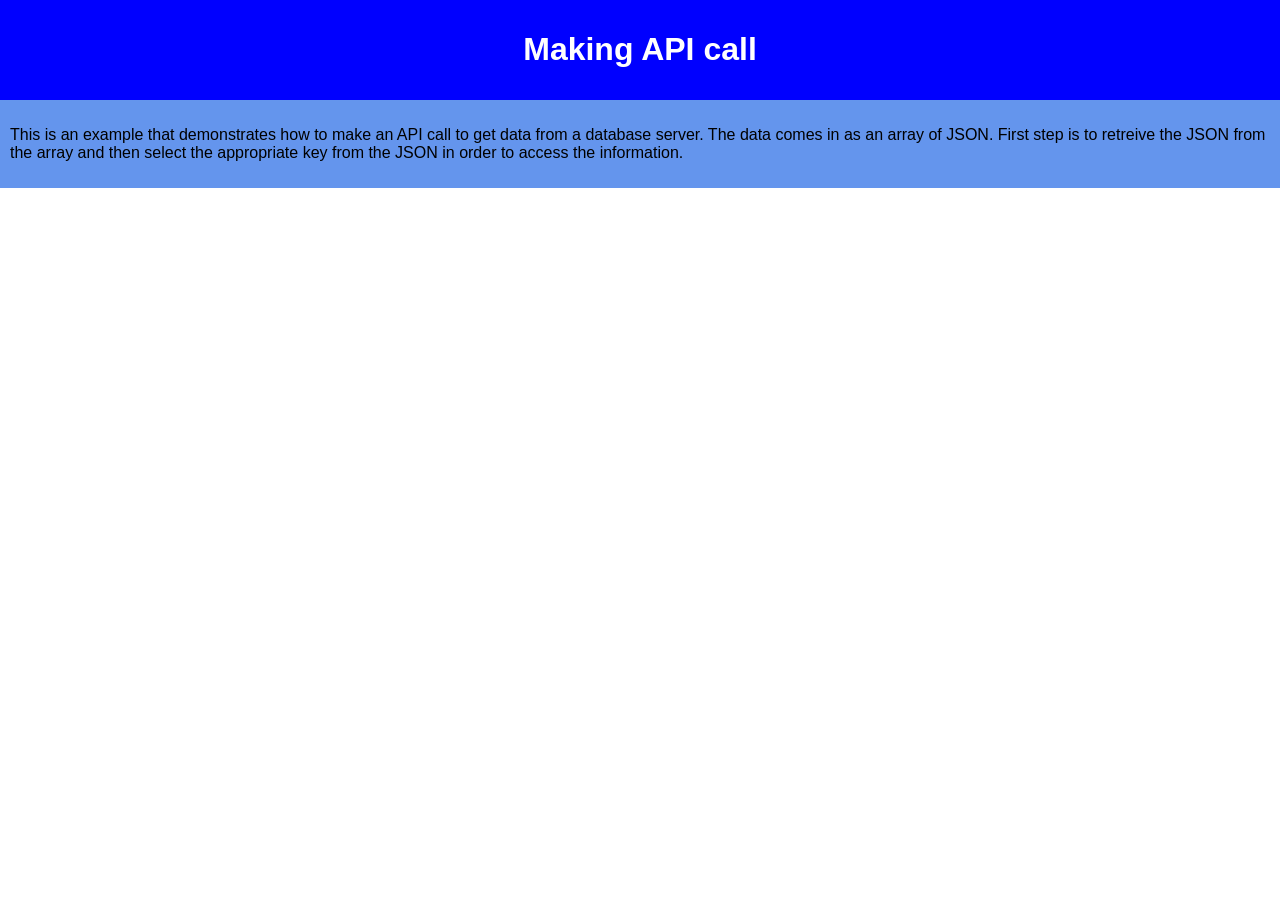
<file: Lesson48DiscussionSolution/index.html>
<!DOCTYPE html>
<html>
  <head>
    <meta charset="utf-8">
    <meta name="viewport" content="width=device-width">
    <title>repl.it</title>
    <link href="style.css" rel="stylesheet" type="text/css" />
    <!-- We need to import JQUERY Library to make the api call-->
    <script src="https://ajax.googleapis.com/ajax/libs/jquery/3.6.0/jquery.min.js"></script>

    <script src="script.js"></script>
   </head>
  <body id="body" onload="init()">
    <div id="banner" class="container center">
      <h1> Making API call  </h1>
    </div>
    <div class="container subbanner">
      <div>
        <p>This is an example that demonstrates how to make an API call to get data from a database server.  The data comes in as an array of JSON. First step is to retreive the JSON from the array and then select the appropriate key from the JSON in order to access the information. </p>
      </div>
    </div>
      
  </body>
</html>
</file>
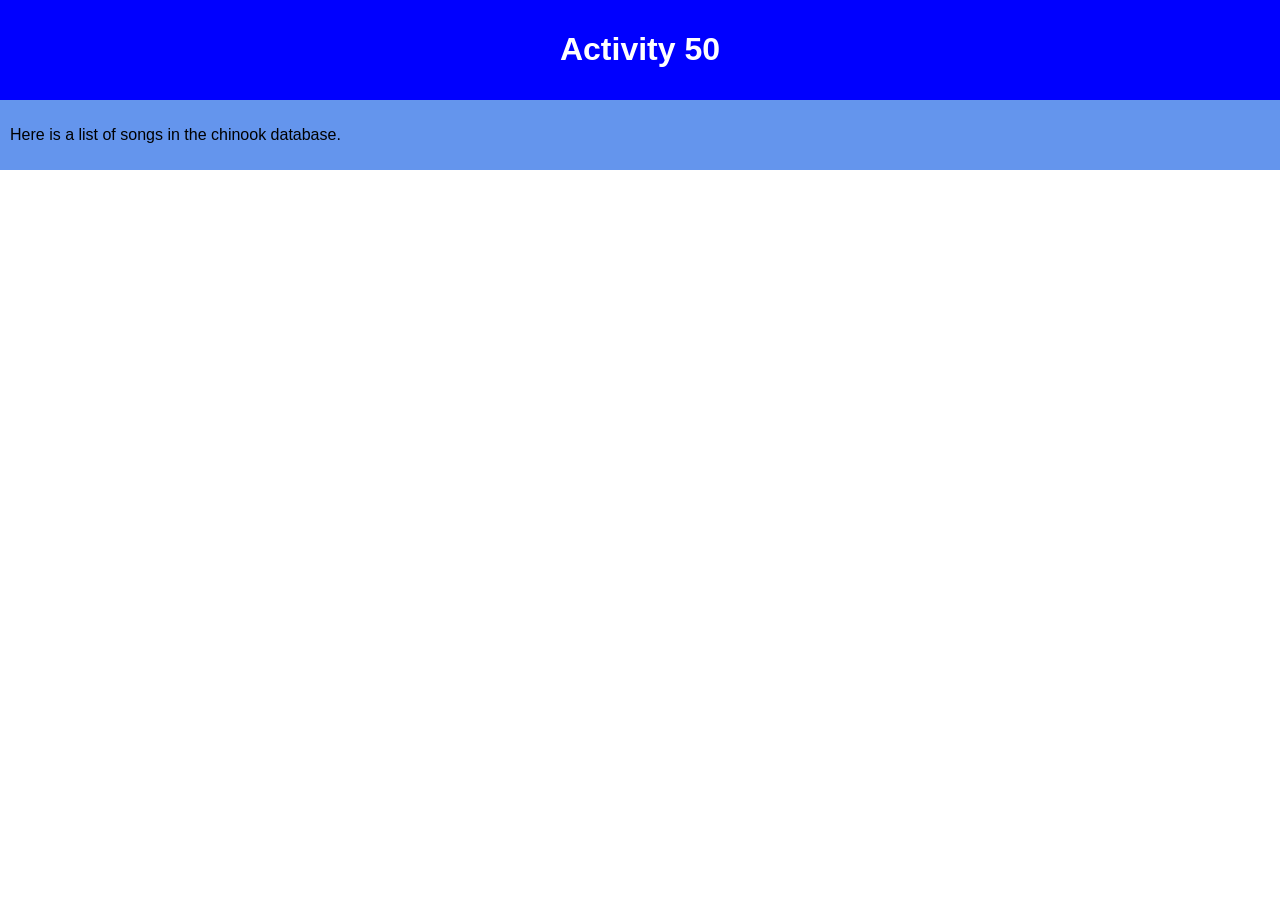
<file: Lesson50ActivityWebsite/index.html>
<!DOCTYPE html>
<html>
  <head>
    <meta charset="utf-8">
    <meta name="viewport" content="width=device-width">
    <title>repl.it</title>
    <link href="style.css" rel="stylesheet" type="text/css" />
    <!-- We need to import JQUERY Library to make the api call-->
    <script src="https://fictional-goldfish-7v467g9pj77wcwwxw-8500.app.github.dev/"></script>

    <script src="script.js"></script>
   </head>
  <body id="body" onload="init()">
    <div id="banner" class="container center">
      <h1> Activity 50 </h1>
    </div>
    <div class="container subbanner">
      <div>
        <p> Here is a list of songs in the chinook database.
        </p>
      </div>
    </div>
  <!-- Create a container to display results -->
  <div id='output'></div>
      
      
  </body>
</html>
</file>
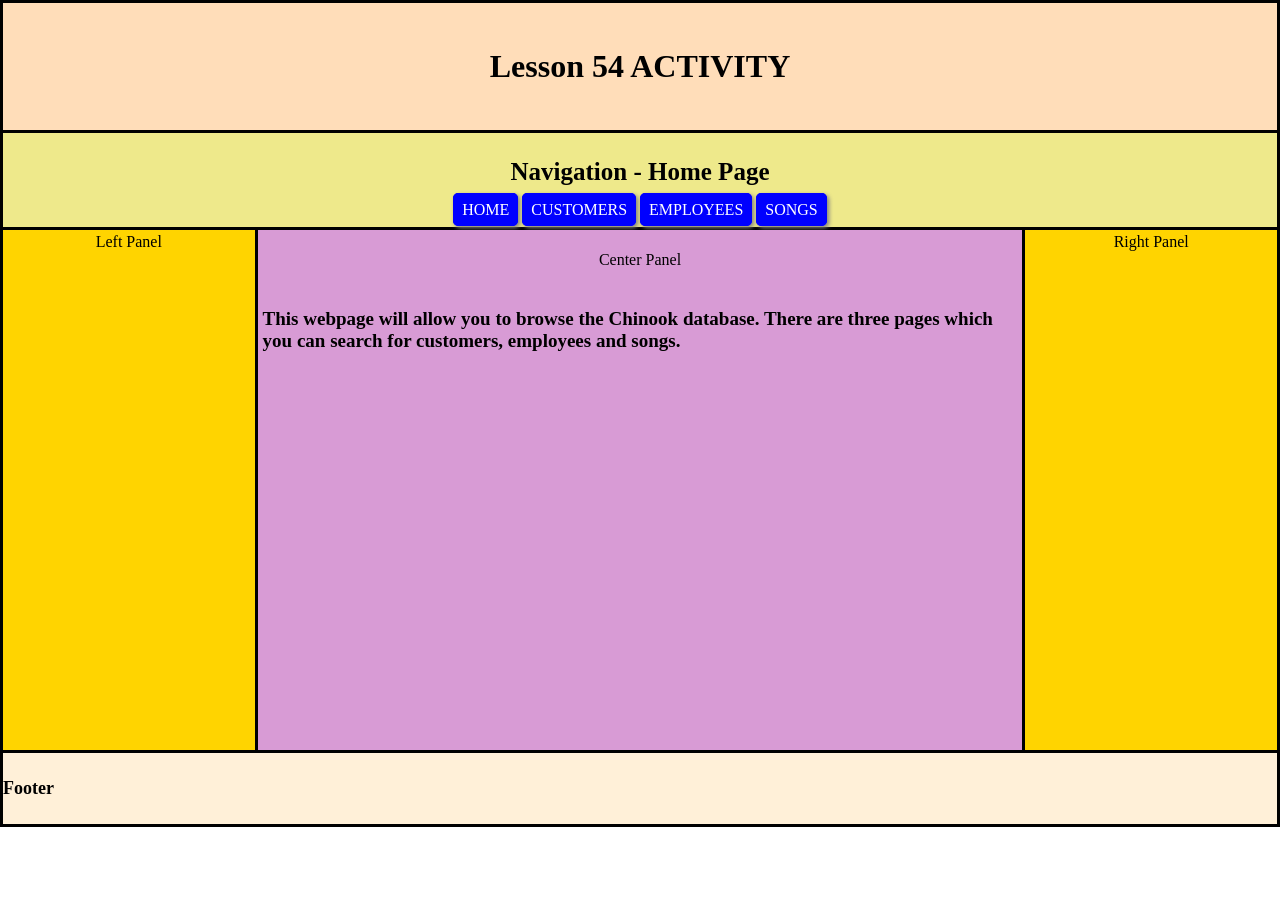
<file: Lesson54Activity/index.html>
<!DOCTYPE html>
<html>
<head>
  <title>Lesson 54 Activity</title>
  <link href="style.css" rel="stylesheet" type="text/css" />
</head>
<body>
  <div class="header">
    <h1>Lesson 54 ACTIVITY</h1>
  </div>
  <div class="nav">
    <h2>Navigation - Home Page</h2>
    <a href="index.html">HOME</a>
    <a href="customers.html">CUSTOMERS</a>
    <a href="employees.html">EMPLOYEES</a>
    <a href="songs.html">SONGS</a>
  </div>
  <div class="main">
    <div class="left"><p>Left Panel</p></div>
    <div class="center">
      <p>Center Panel</p>
      <p class="homeText">This webpage will allow you to browse the Chinook database. There are three pages which you can search for customers, employees and songs.</p>
    </div>
    <div class="right"><p>Right Panel</p></div>
  </div>
  <div class="footer">Footer</div>
</body>
</html>
</file>
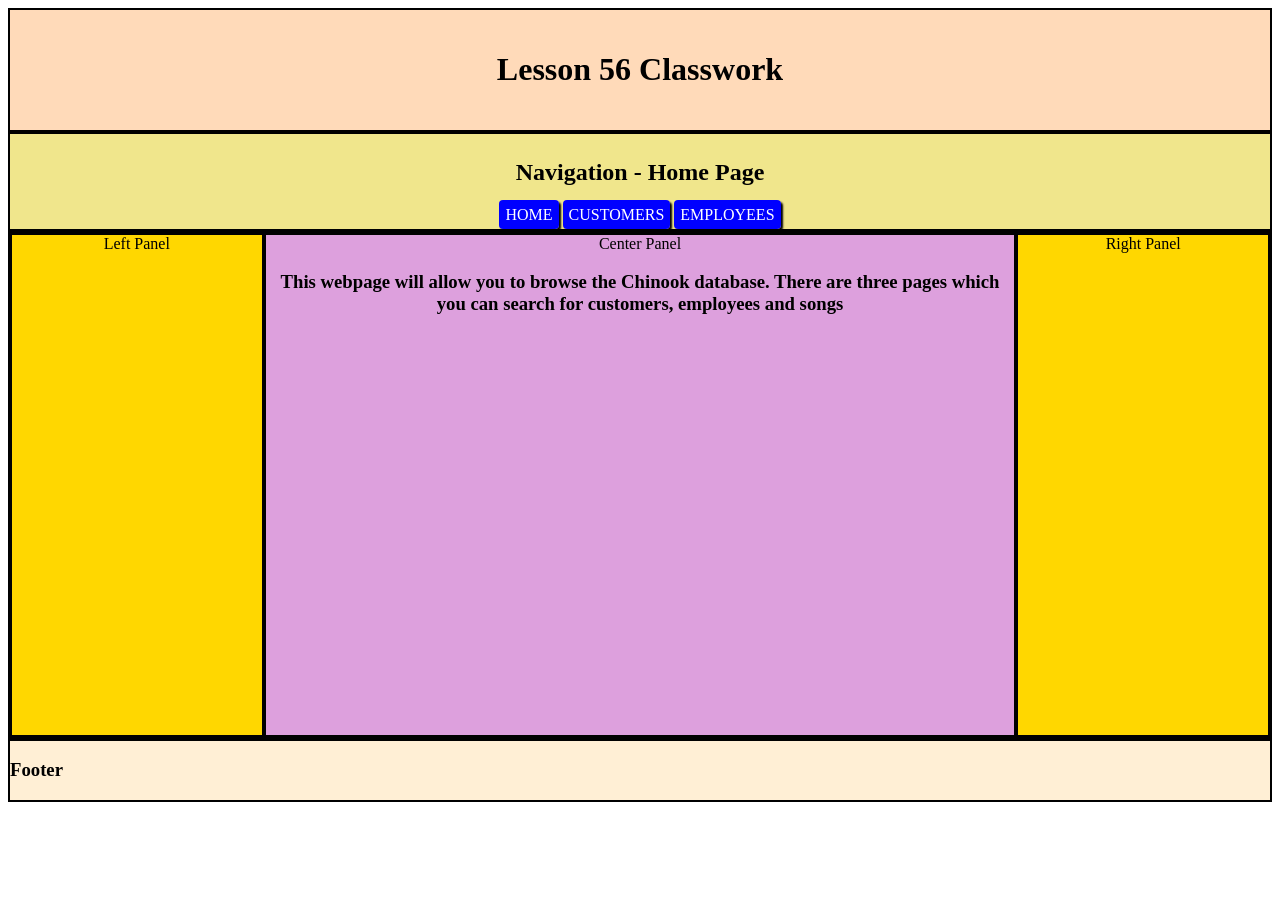
<file: Lesson56Classwork/index.html>
<!DOCTYPE html>
<html>
  <head>
    <title>repl.it</title>
    <link href="style.css" rel="stylesheet" type="text/css" />

    <!-- import the script.js file -->
    <!-- We need to import JQUERY Library to make the api call-->
    
    <link href="components.css" rel="stylesheet" type="text/css" />
    <script src="components.js"></script>
    <script src="https://ajax.googleapis.com/ajax/libs/jquery/3.6.0/jquery.min.js"></script>
    <script src="script.js"></script>

  </head>
  
  <!-- Call the int function when website loads -->
  <body>
    <div>
      <!--  Header or Banner -->
      <div id="header">
        <h1> Lesson 56 Classwork</h1>
      </div>
      <!--  nav bar -->
      <nav id='nav'>
        <h2>Navigation - Home Page</h2>
            <a href="index.html" class="button">HOME</a>   
            <a href="customers.html" class="button">CUSTOMERS</a> 
            <a href="employees.html" class="button">EMPLOYEES</a>

      </nav>
      
      <div class="container">
        
        <div class='panel'>
                   Left Panel
        </div>
        
        <div id='centerpanel' >
          Center Panel

          <h3>
            This webpage will allow you to browse the Chinook database.  There are three pages which you can search for customers, employees and songs
          </h3>
        </div>
        
        <div class='panel'>
          Right Panel
        </div>
        
      </div>

      <div id='foot'>
        <h3> Footer </h3>
      </div>

    </div>
    
  </body>
</html>
</file>
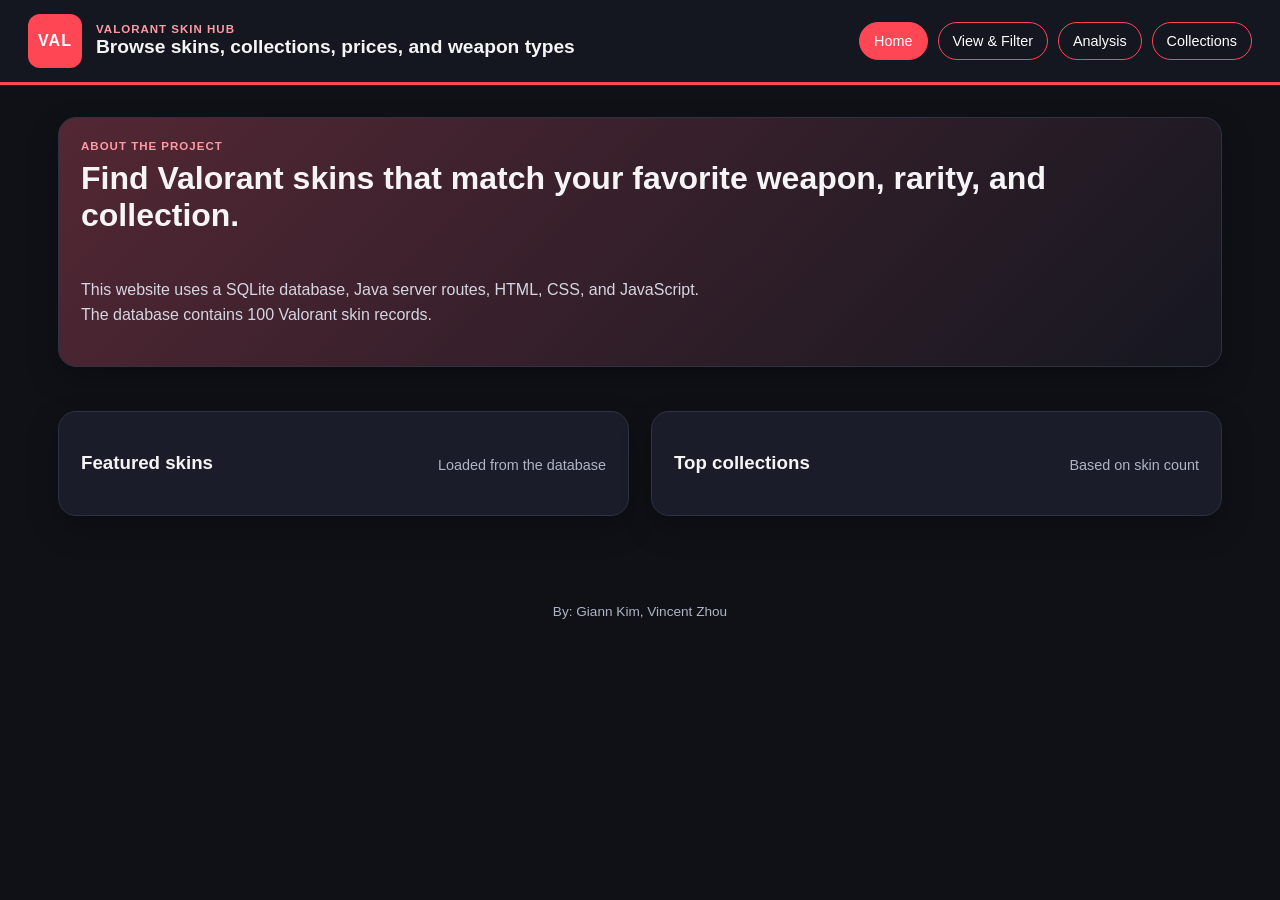
<file: valorantskinsproject/index.html>
<!DOCTYPE html>
<html lang="en">
  <head>
    <meta charset="utf-8">
    <meta name="viewport" content="width=device-width, initial-scale=1">
    <title>Valorant Skin Hub | Home</title>
    <link rel="stylesheet" href="style.css">
    <script src="script.js" defer></script>
  </head>
  <body id="home">
    <div class="topbar">
      <div class="brand">
        <div class="brand-mark">VAL</div>
        <div>
          <p class="eyebrow">Valorant Skin Hub</p>
          <h1>Browse skins, collections, prices, and weapon types</h1>
        </div>
      </div>
      <div class="nav">
        <a class="nav-link active" href="index.html">Home</a>
        <a class="nav-link" href="skins.html">View & Filter</a>
        <a class="nav-link" href="analysis.html">Analysis</a>
        <a class="nav-link" href="activity.html">Collections</a>
      </div>
    </div>
    <div class="page">
      <div class="panel hero-panel">
        <p class="eyebrow">About the project</p>
        <h2>Find Valorant skins that match your favorite weapon, rarity, and collection.</h2>
        <p class="lead">This website uses a SQLite database, Java server routes, HTML, CSS, and JavaScript. The database contains 100 Valorant skin records.</p>
      </div>
      <div id="home-stats" class="stats-grid"></div>
      <div class="split-grid">
        <div class="panel">
          <div class="section-header">
            <h3>Featured skins</h3>
            <p class="small-note">Loaded from the database</p>
          </div>
          <div id="home-skins" class="stack"></div>
        </div>
        <div class="panel">
          <div class="section-header">
            <h3>Top collections</h3>
            <p class="small-note">Based on skin count</p>
          </div>
          <div id="home-collections" class="stack"></div>
        </div>
      </div>
    </div>
    <div id="foot">By: Giann Kim, Vincent Zhou</div>
  </body>
</html>
</file>
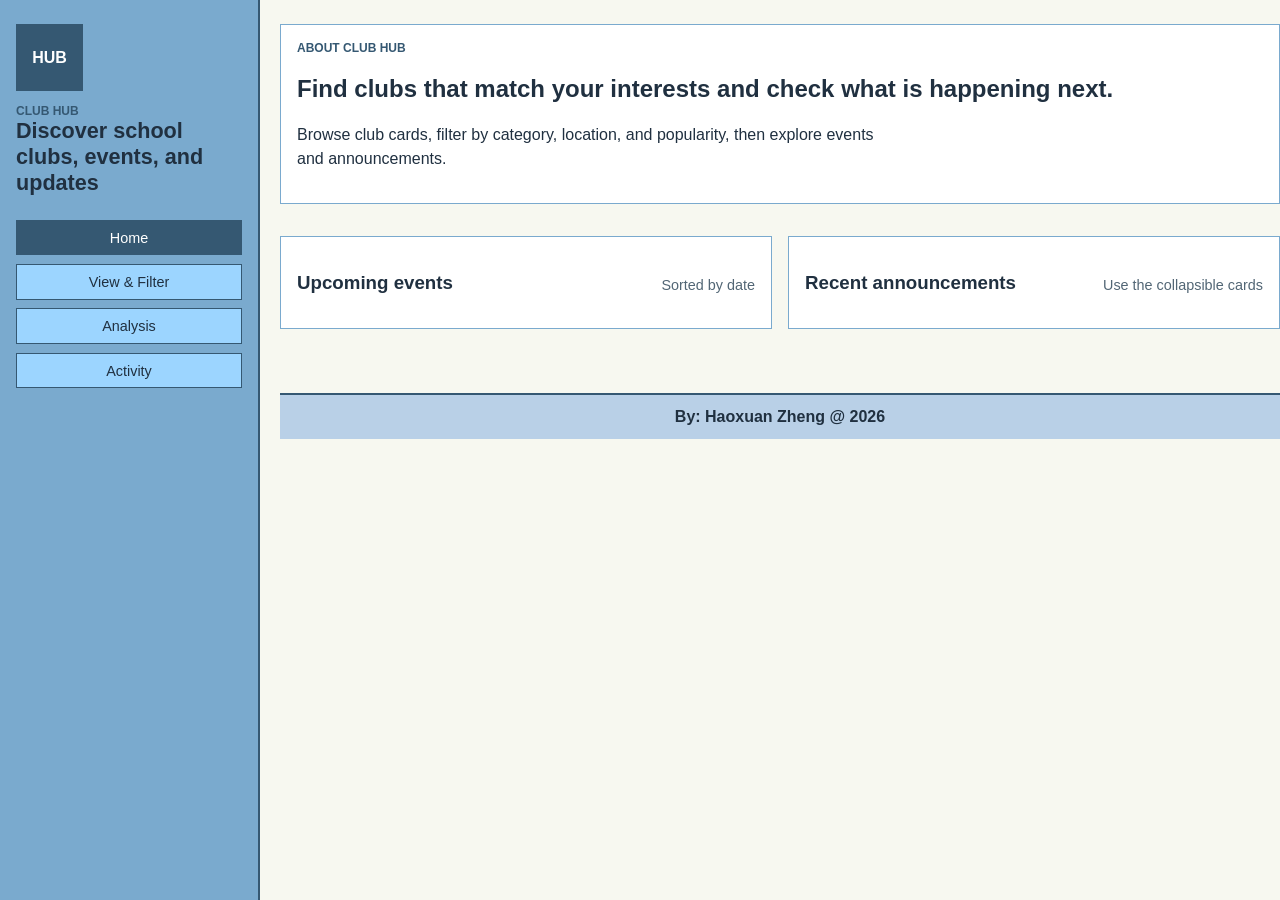
<file: Clubhub-Database_and_Website_Design-main/Clubhub-Database_and_Website_Design-main/index.html>
<!DOCTYPE html>
<html lang="en">
  <head>
    <meta charset="utf-8">
    <meta name="viewport" content="width=device-width, initial-scale=1">
    <title>Club Hub | Home</title>
    <link rel="stylesheet" href="style.css">
    <script src="script.js" defer></script>
  </head>
  <body id="home">
    <div class="topbar">
      <div class="brand">
        <div class="brand-mark">HUB</div>
        <div>
          <p class="eyebrow">Club Hub</p>
          <h1>Discover school clubs, events, and updates</h1>
        </div>
      </div>
      <div class="nav">
        <a class="nav-link active" href="/">Home</a>
        <a class="nav-link" href="/clubs.html">View & Filter</a>
        <a class="nav-link" href="/analysis.html">Analysis</a>
        <a class="nav-link" href="/activity.html">Activity</a>
        <div id="translate-container"></div>
      </div>
    </div>
    <div class="page">
      <div class="panel">
        <p class="eyebrow">About Club Hub</p>
        <h2>Find clubs that match your interests and check what is happening next.</h2>
        <p class="lead">Browse club cards, filter by category, location, and popularity, then explore events and announcements.</p>
      </div>
      <div id="home-stats" class="stats-grid"></div>
      <div class="split-grid">
        <div class="panel">
          <div class="section-header">
            <h3>Upcoming events</h3>
            <p class="small-note">Sorted by date</p>
          </div>
          <div id="home-events" class="stack"></div>
        </div>
        <div class="panel">
          <div class="section-header">
            <h3>Recent announcements</h3>
            <p class="small-note">Use the collapsible cards</p>
          </div>
          <div id="home-announcements" class="stack"></div>
        </div>
      </div>
    </div>
    <div id="foot">By: Haoxuan Zheng @ 2026</div>
  </body>
</html>
</file>
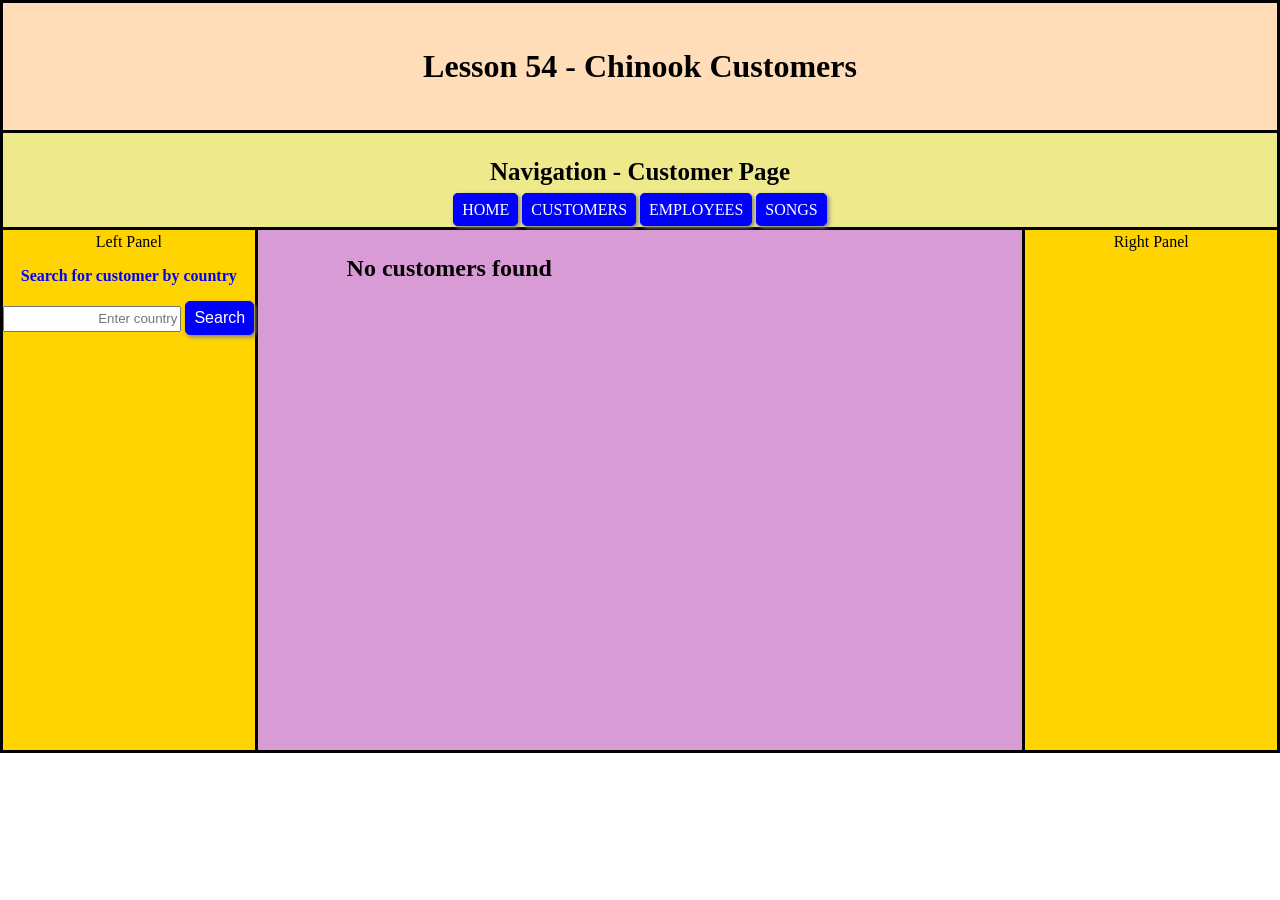
<file: Lesson54Activity/customers.html>
<!DOCTYPE html>
<html>
<head>
  <title>Chinook Customers</title>
  <link href="style.css" rel="stylesheet" type="text/css" />
  <script src="https://ajax.googleapis.com/ajax/libs/jquery/3.6.0/jquery.min.js"></script>
  <script src="customers.js"></script>
</head>
<body onload="init()">
  <div class="header"><h1>Lesson 54 - Chinook Customers</h1></div>
  <div class="nav">
    <h2>Navigation - Customer Page</h2>
    <a href="index.html">HOME</a>
    <a href="customers.html">CUSTOMERS</a>
    <a href="employees.html">EMPLOYEES</a>
    <a href="songs.html">SONGS</a>
  </div>
  <div class="main">
    <div class="left">
      <p>Left Panel</p>
      <p class="searchTitle">Search for customer by country</p>
      <input id="countryInput" placeholder="Enter country">
      <button onclick="searchCustomers()">Search</button>
    </div>
    <div class="center"><div id="customerOutput" class="cardBox"></div></div>
    <div class="right"><p>Right Panel</p></div>
  </div>
</body>
</html>
</file>
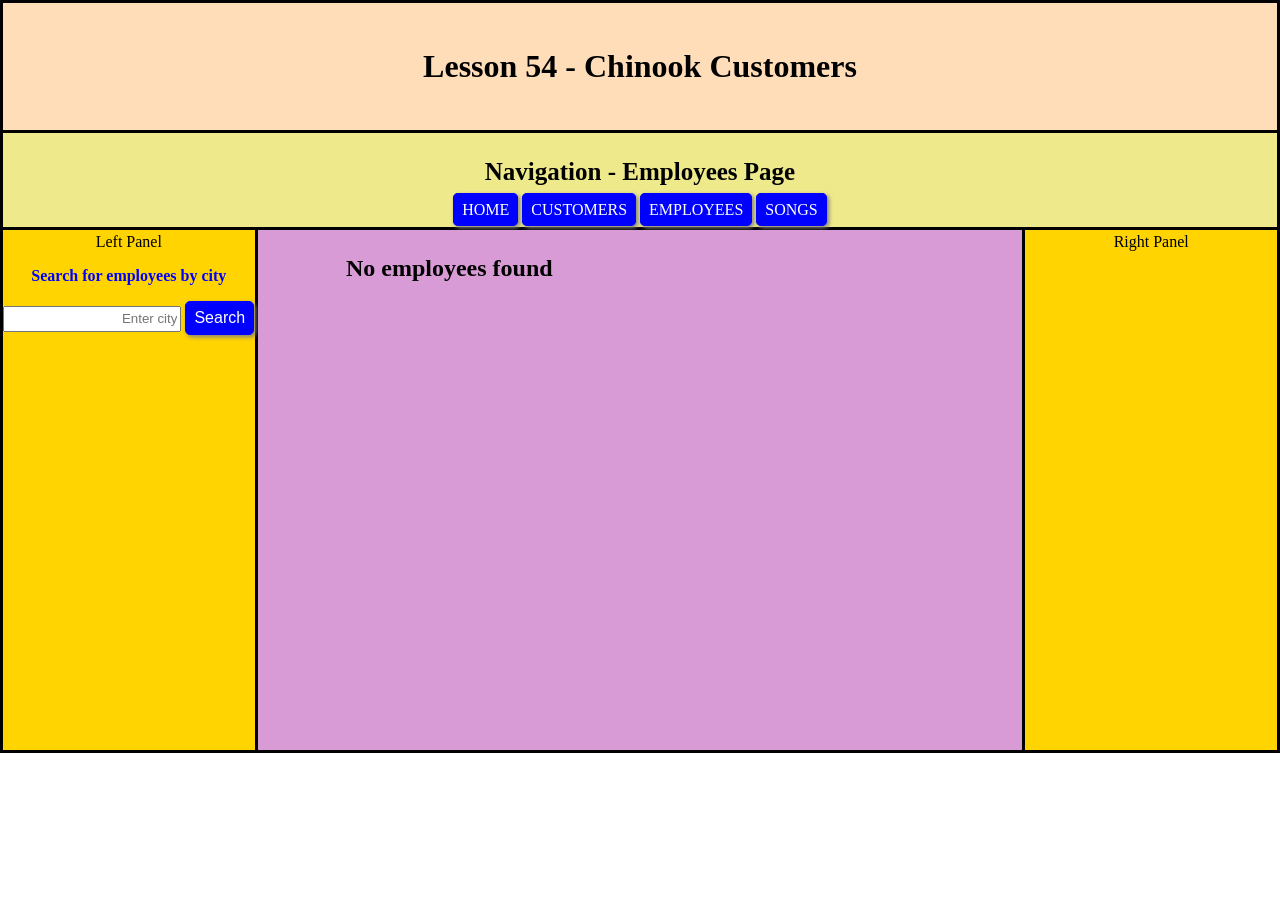
<file: Lesson54Activity/employees.html>
<!DOCTYPE html>
<html>
<head>
  <title>Chinook Employees</title>
  <link href="style.css" rel="stylesheet" type="text/css" />
  <script src="https://ajax.googleapis.com/ajax/libs/jquery/3.6.0/jquery.min.js"></script>
  <script src="employees.js"></script>
</head>
<body onload="init()">
  <div class="header"><h1>Lesson 54 - Chinook Customers</h1></div>
  <div class="nav">
    <h2>Navigation - Employees Page</h2>
    <a href="index.html">HOME</a>
    <a href="customers.html">CUSTOMERS</a>
    <a href="employees.html">EMPLOYEES</a>
    <a href="songs.html">SONGS</a>
  </div>
  <div class="main">
    <div class="left">
      <p>Left Panel</p>
      <p class="searchTitle">Search for employees by city</p>
      <input id="cityInput" placeholder="Enter city">
      <button onclick="searchEmployees()">Search</button>
    </div>
    <div class="center"><div id="employeeOutput" class="cardBox"></div></div>
    <div class="right"><p>Right Panel</p></div>
  </div>
</body>
</html>
</file>
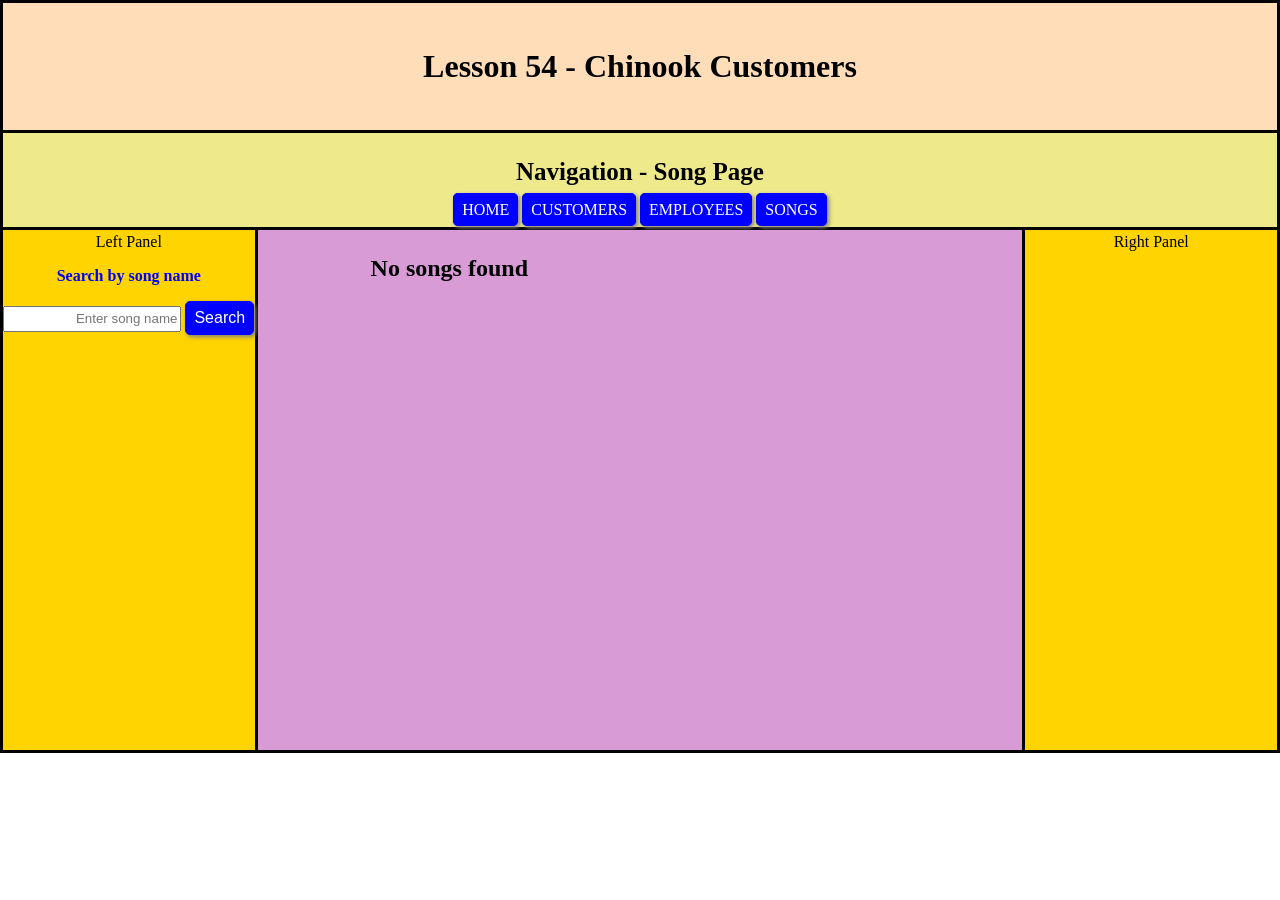
<file: Lesson54Activity/songs.html>
<!DOCTYPE html>
<html>
<head>
  <title>Chinook Songs</title>
  <link href="style.css" rel="stylesheet" type="text/css" />
  <script src="https://ajax.googleapis.com/ajax/libs/jquery/3.6.0/jquery.min.js"></script>
  <script src="songs.js"></script>
</head>
<body onload="init()">
  <div class="header"><h1>Lesson 54 - Chinook Customers</h1></div>
  <div class="nav">
    <h2>Navigation - Song Page</h2>
    <a href="index.html">HOME</a>
    <a href="customers.html">CUSTOMERS</a>
    <a href="employees.html">EMPLOYEES</a>
    <a href="songs.html">SONGS</a>
  </div>
  <div class="main">
    <div class="left">
      <p>Left Panel</p>
      <p class="searchTitle">Search by song name</p>
      <input id="songInput" placeholder="Enter song name">
      <button onclick="searchSongs()">Search</button>
    </div>
    <div class="center"><div id="songOutput" class="cardBox"></div></div>
    <div class="right"><p>Right Panel</p></div>
  </div>
</body>
</html>
</file>
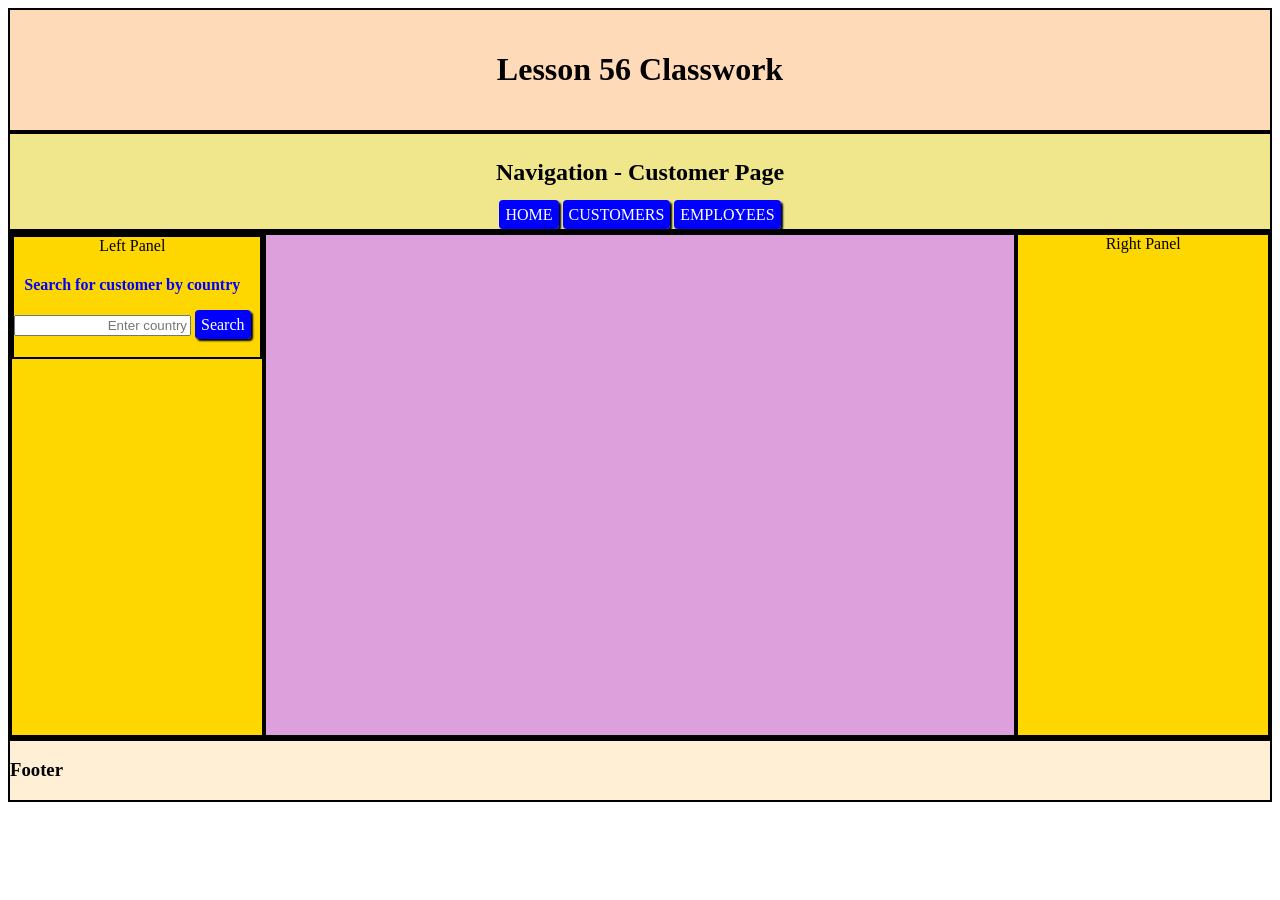
<file: Lesson56Classwork/customers.html>
<!DOCTYPE html>
<html>
  <head>
    <title>repl.it</title>
    <link href="style.css" rel="stylesheet" type="text/css" />

    <!-- import the script.js file -->
    <!-- We need to import JQUERY Library to make the api call-->
    
    <script src="https://ajax.googleapis.com/ajax/libs/jquery/3.6.0/jquery.min.js"></script>
    <link href="components.css" rel="stylesheet" type="text/css" />
    <script src="components.js"></script>
    <script src="script.js"></script>

  </head>
  
  <!-- Call the int function when website loads -->
  <body onload="init()">
    <div>
      <!--  Header or Banner -->
      <div id="header">
        <h1> Lesson 56 Classwork </h1>
      </div>
      <!--  nav bar -->
      <nav id='nav'>
        <h2>Navigation - Customer Page</h2>
            <a href="index.html" class="button">HOME</a>   
            <a href="customers.html" class="button">CUSTOMERS</a> 
            <a href="employees.html" class="button">EMPLOYEES</a>

      </nav>
      
      <div class="container">
        
        <div class='panel'>
          <div class="container filter">
            <div>
          
                   Left Panel
              <h4> Search for customer by country
              </h4>
              <input style="flex:2;text-align:right;" type="text" 
                id="country" placeholder="Enter country" >        
              <a class="button" onclick="filter()"> Search </a><br>
              <h4 id="count"></h4>
            </div>
          </div>
        </div>
        
        <div id='centerpanel' class='container'>
          Center Panel
        </div>
        
        <div class='panel'>
          Right Panel
        </div>
        
      </div>

      <div id='foot'>
        <h3> Footer </h3>
      </div>

    </div>
    
  </body>
</html>
</file>
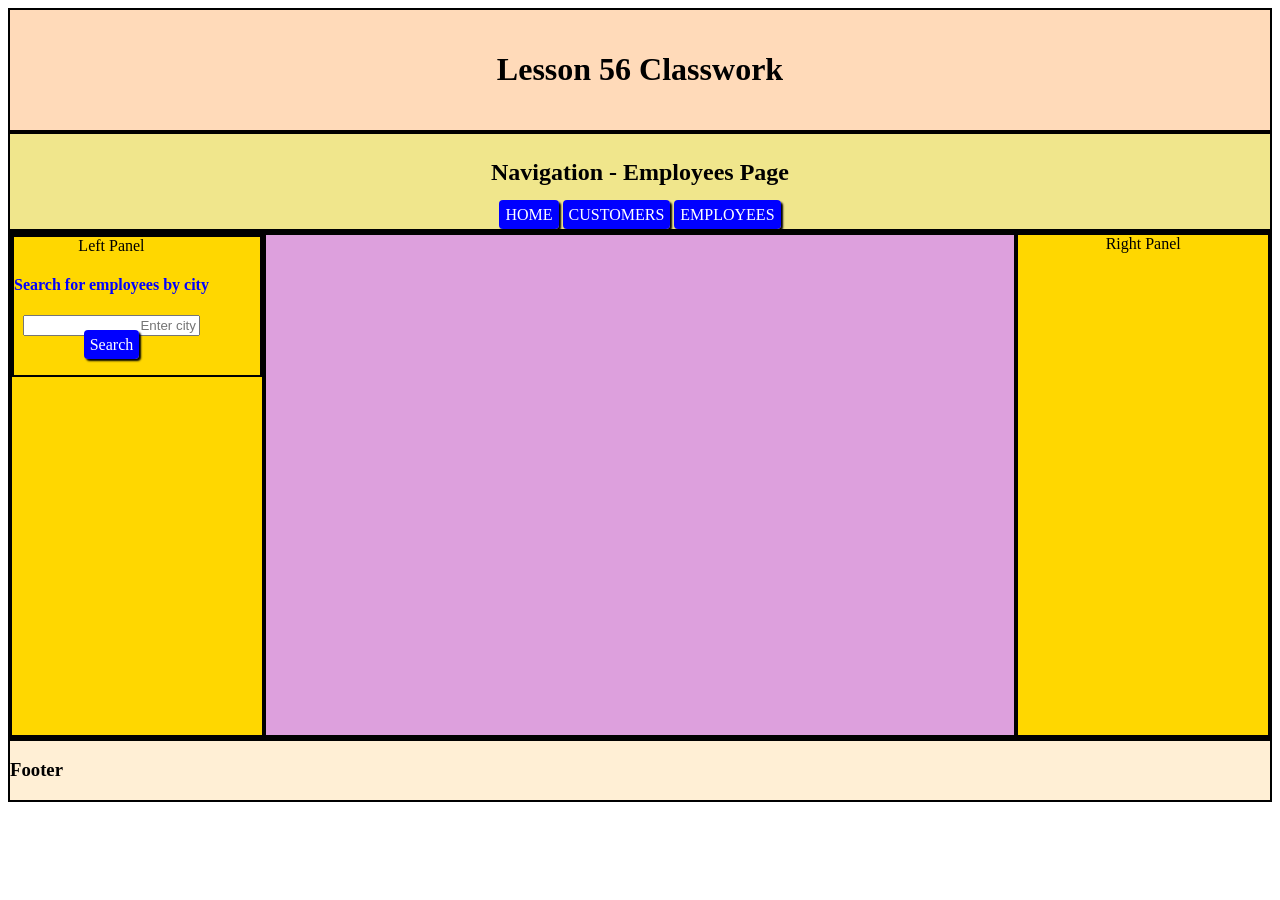
<file: Lesson56Classwork/employees.html>
<!DOCTYPE html>
<html>
  <head>
    <title>repl.it</title>
    <link href="style.css" rel="stylesheet" type="text/css" />

    <!-- import the script.js file -->
    <!-- We need to import JQUERY Library to make the api call-->
    
    <script src="https://ajax.googleapis.com/ajax/libs/jquery/3.6.0/jquery.min.js"></script>
    <link href="components.css" rel="stylesheet" type="text/css" />
    <script src="components.js"></script>
    <script src="employees.js"></script>

  </head>
  
  <!-- Call the int function when website loads -->
  <body onload="init()">
    <div>
      <!--  Header or Banner -->
      <div id="header">
        <h1> Lesson 56 Classwork </h1>
      </div>
      <!--  nav bar -->
      <nav id='nav'>
        <h2>Navigation - Employees Page</h2>
            <a href="index.html" class="button">HOME</a>   
            <a href="customers.html" class="button">CUSTOMERS</a> 
            <a href="employees.html" class="button">EMPLOYEES</a>

      </nav>
      
      <div class="container">
        
        <div class='panel'>
          <div class="container filter">
            <div>
          
                   Left Panel
              <h4> Search for employees by city
              </h4>
              <input style="flex:2;text-align:right;" type="text" 
                id="city" placeholder="Enter city" >  <br>      
              <a class="button" onclick="filter()"> Search </a><br>
              <h4 id="count"></h4>
            </div>
          </div>
        </div>
        
        <div id='centerpanel' class='container'>
          Center Panel
        </div>
        
        <div class='panel'>
          Right Panel
        </div>
        
      </div>

      <div id='foot'>
        <h3> Footer </h3>
      </div>

    </div>
    
  </body>
</html>
</file>
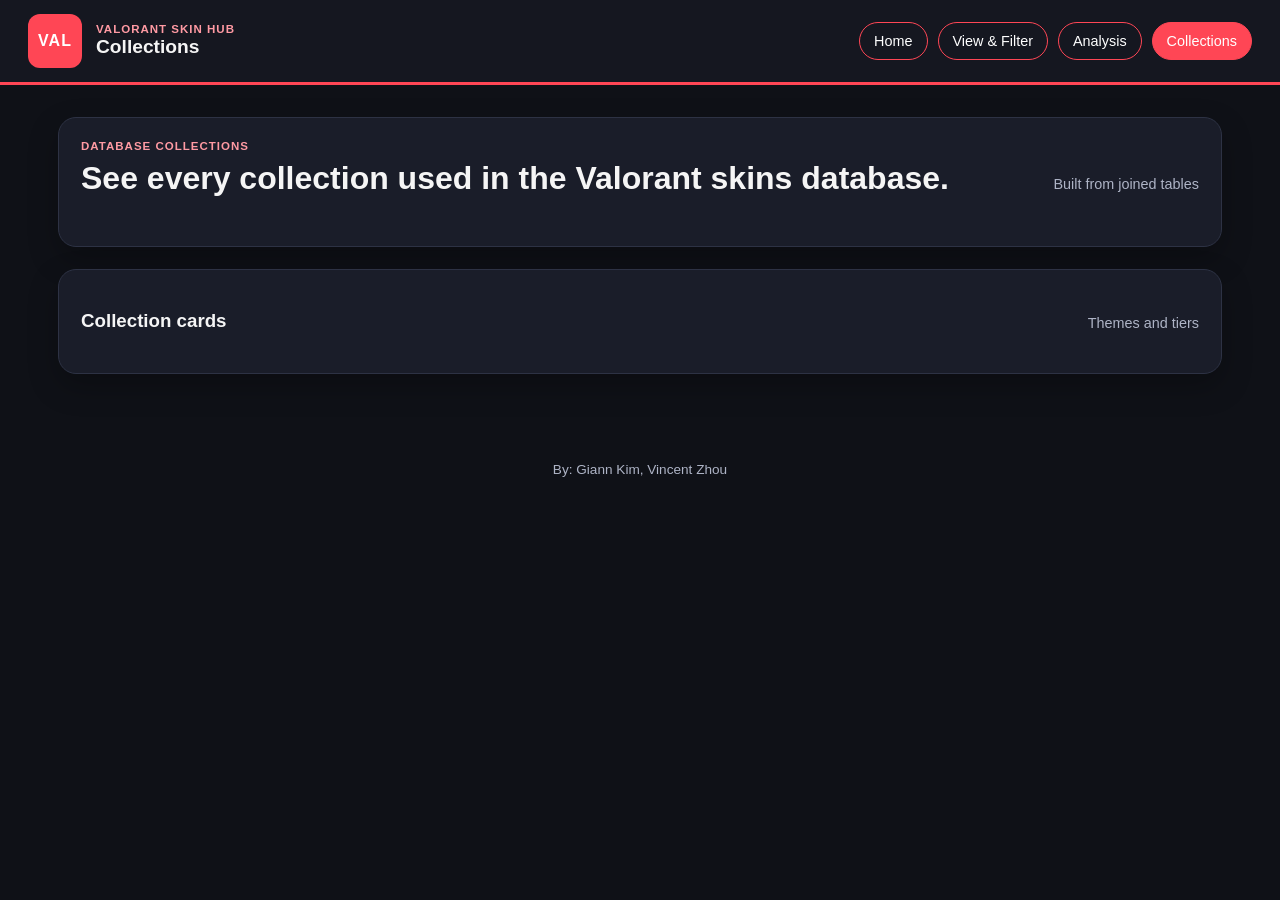
<file: valorantskinsproject/activity.html>
<!DOCTYPE html>
<html lang="en">
  <head>
    <meta charset="utf-8">
    <meta name="viewport" content="width=device-width, initial-scale=1">
    <title>Valorant Skin Hub | Collections</title>
    <link rel="stylesheet" href="style.css">
    <script src="script.js" defer></script>
  </head>
  <body id="activity">
    <div class="topbar">
      <div class="brand">
        <div class="brand-mark">VAL</div>
        <div>
          <p class="eyebrow">Valorant Skin Hub</p>
          <h1>Collections</h1>
        </div>
      </div>
      <div class="nav">
        <a class="nav-link" href="index.html">Home</a>
        <a class="nav-link" href="skins.html">View & Filter</a>
        <a class="nav-link" href="analysis.html">Analysis</a>
        <a class="nav-link active" href="activity.html">Collections</a>
      </div>
    </div>
    <div class="page">
      <div class="panel">
        <div class="section-header">
          <div>
            <p class="eyebrow">Database collections</p>
            <h2>See every collection used in the Valorant skins database.</h2>
          </div>
          <p class="small-note">Built from joined tables</p>
        </div>
        <div id="collection-stats" class="stats-grid"></div>
      </div>
      <div class="panel">
        <div class="section-header">
          <h3>Collection cards</h3>
          <p class="small-note">Themes and tiers</p>
        </div>
        <div id="collection-grid" class="card-grid"></div>
      </div>
    </div>
    <div id="foot">By: Giann Kim, Vincent Zhou</div>
  </body>
</html>
</file>
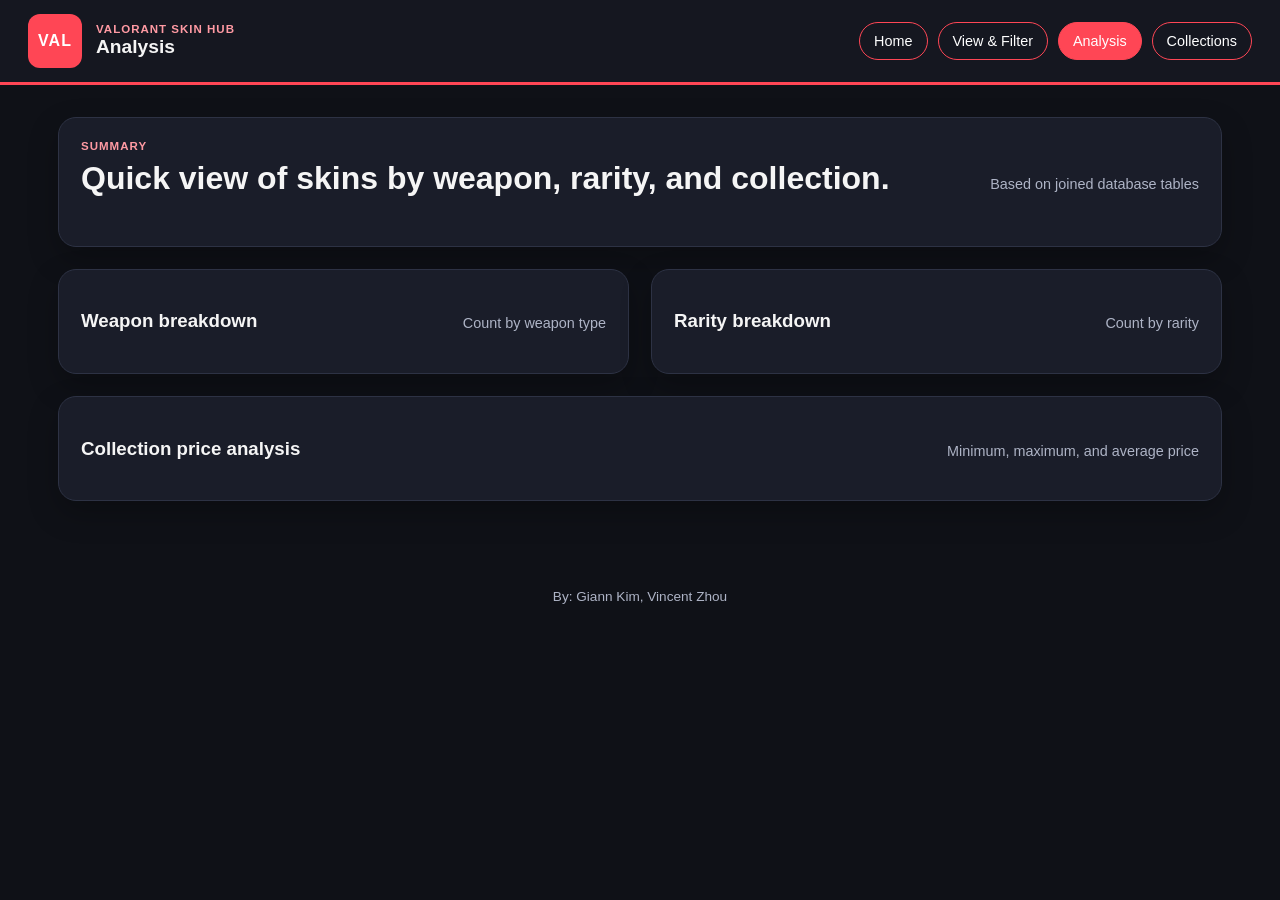
<file: valorantskinsproject/analysis.html>
<!DOCTYPE html>
<html lang="en">
  <head>
    <meta charset="utf-8">
    <meta name="viewport" content="width=device-width, initial-scale=1">
    <title>Valorant Skin Hub | Analysis</title>
    <link rel="stylesheet" href="style.css">
    <script src="script.js" defer></script>
  </head>
  <body id="analysis">
    <div class="topbar">
      <div class="brand">
        <div class="brand-mark">VAL</div>
        <div>
          <p class="eyebrow">Valorant Skin Hub</p>
          <h1>Analysis</h1>
        </div>
      </div>
      <div class="nav">
        <a class="nav-link" href="index.html">Home</a>
        <a class="nav-link" href="skins.html">View & Filter</a>
        <a class="nav-link active" href="analysis.html">Analysis</a>
        <a class="nav-link" href="activity.html">Collections</a>
      </div>
    </div>
    <div class="page">
      <div class="panel">
        <div class="section-header">
          <div>
            <p class="eyebrow">Summary</p>
            <h2>Quick view of skins by weapon, rarity, and collection.</h2>
          </div>
          <p class="small-note">Based on joined database tables</p>
        </div>
        <div id="analysis-stats" class="stats-grid"></div>
      </div>
      <div class="split-grid">
        <div class="panel">
          <div class="section-header">
            <h3>Weapon breakdown</h3>
            <p class="small-note">Count by weapon type</p>
          </div>
          <div id="weapon-breakdown" class="stack"></div>
        </div>
        <div class="panel">
          <div class="section-header">
            <h3>Rarity breakdown</h3>
            <p class="small-note">Count by rarity</p>
          </div>
          <div id="rarity-breakdown" class="stack"></div>
        </div>
      </div>
      <div class="panel">
        <div class="section-header">
          <h3>Collection price analysis</h3>
          <p class="small-note">Minimum, maximum, and average price</p>
        </div>
        <div id="collection-analysis" class="stack"></div>
      </div>
    </div>
    <div id="foot">By: Giann Kim, Vincent Zhou</div>
  </body>
</html>
</file>
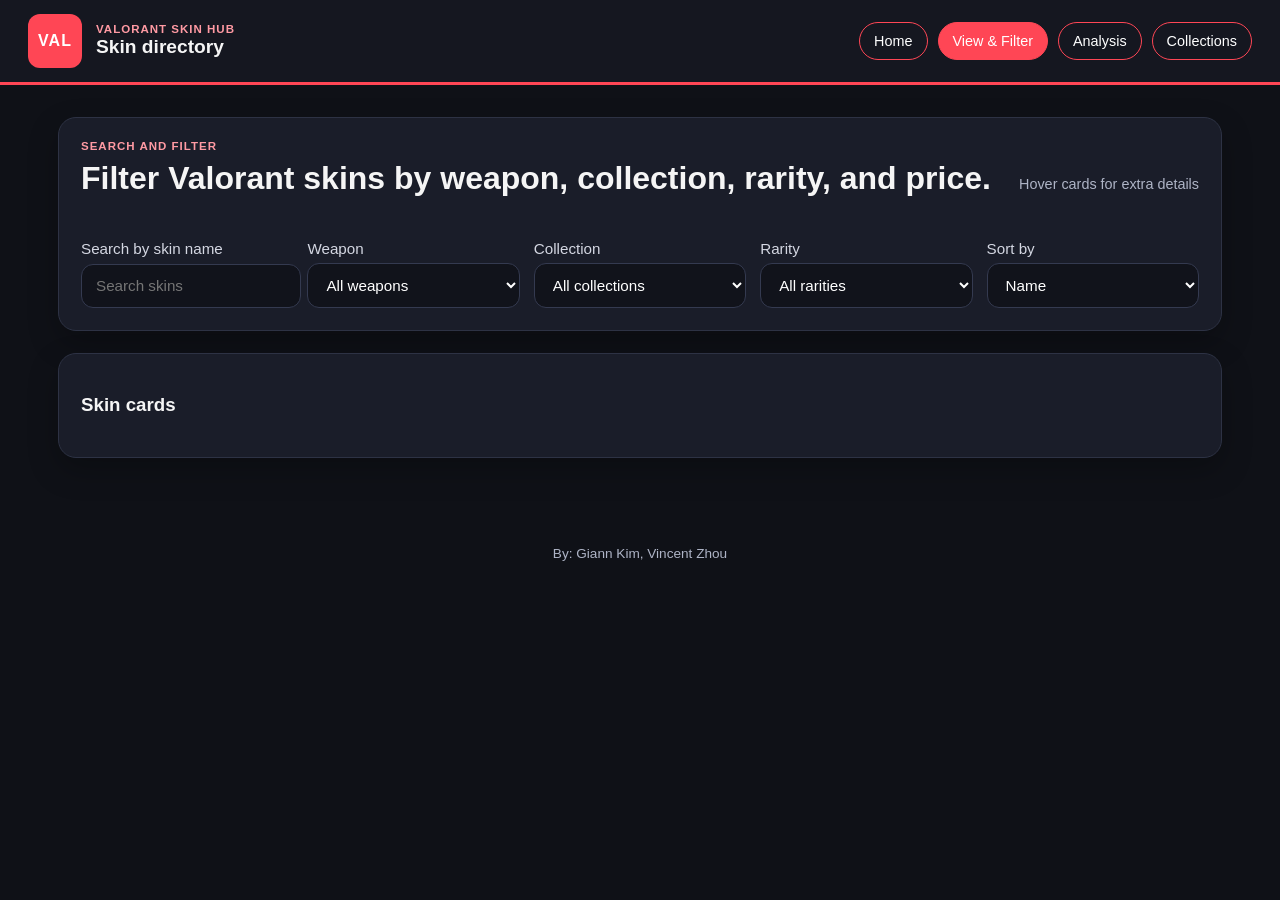
<file: valorantskinsproject/skins.html>
<!DOCTYPE html>
<html lang="en">
  <head>
    <meta charset="utf-8">
    <meta name="viewport" content="width=device-width, initial-scale=1">
    <title>Valorant Skin Hub | View & Filter</title>
    <link rel="stylesheet" href="style.css">
    <script src="script.js" defer></script>
  </head>
  <body id="skins">
    <div class="topbar">
      <div class="brand">
        <div class="brand-mark">VAL</div>
        <div>
          <p class="eyebrow">Valorant Skin Hub</p>
          <h1>Skin directory</h1>
        </div>
      </div>
      <div class="nav">
        <a class="nav-link" href="index.html">Home</a>
        <a class="nav-link active" href="skins.html">View & Filter</a>
        <a class="nav-link" href="analysis.html">Analysis</a>
        <a class="nav-link" href="activity.html">Collections</a>
      </div>
    </div>
    <div class="page">
      <div class="panel">
        <div class="section-header">
          <div>
            <p class="eyebrow">Search and filter</p>
            <h2>Filter Valorant skins by weapon, collection, rarity, and price.</h2>
          </div>
          <p class="small-note">Hover cards for extra details</p>
        </div>
        <div class="filters">
          <label>
            <div>Search by skin name</div>
            <input id="skin-search" type="search" placeholder="Search skins">
          </label>
          <label>
            <div>Weapon</div>
            <select id="skin-weapon"><option value="all">All weapons</option></select>
          </label>
          <label>
            <div>Collection</div>
            <select id="skin-collection"><option value="all">All collections</option></select>
          </label>
          <label>
            <div>Rarity</div>
            <select id="skin-rarity"><option value="all">All rarities</option></select>
          </label>
          <label>
            <div>Sort by</div>
            <select id="skin-sort">
              <option value="name">Name</option>
              <option value="weapon">Weapon</option>
              <option value="price-high">Highest price</option>
              <option value="price-low">Lowest price</option>
            </select>
          </label>
        </div>
      </div>
      <div class="panel">
        <div class="section-header">
          <h3>Skin cards</h3>
          <div id="skin-count" class="small-note"></div>
        </div>
        <div id="skin-grid" class="card-grid"></div>
      </div>
    </div>
    <div id="foot">By: Giann Kim, Vincent Zhou</div>
  </body>
</html>
</file>
<file: Lesson48DiscussionSolution/style.css>
html,body{
  margin:0 auto;
  font-family:Arial;
}
.container{
  display:flex;
  padding:10px;
}
.center{
  justify-content:center;
  align-items:center;
}

nav{
  background-color:cornflowerblue;
}
nav a{
  color:black;
  padding:10px;
  flex:1;
  text-decoration:none;
  text-align:center;
}
nav a:hover{
  color:white;
}
.subbanner{
  background-color:cornflowerblue;
}
#banner{
  background-color:blue;
  color:white;
}
#footer{
  background-color:cornflowerblue;
  color:white;
  /*position:fixed;*/
  left: 0;
  right: 0;
  bottom:0px;
}
 
.card{
  flex:1;
  margin:10px;
  padding:10px;
  border:1px solid gray;
  text-align:center;
}

.highlight{
  font-style:italic;
  color:blue;
}
.heading{
  font-weight:bold;
}
.card a{
  text-decoration:none;
  background-color:blue;
  color:white;
  border-radius:4px;
  padding:6px;
  box-shadow:2px 2px 2px black;
}
.card a:hover{
  background-color:cornflowerblue;
}
#panel{
  flex:1;
}
.fitted{
  max-width:200px;
  min-width:200px;
}
.card img{
  width:90%;
}
#output{
  flex-wrap:wrap;
}
</file>
<file: Lesson50ActivityWebsite/style.css>
html,body{
  margin:0 auto;
  font-family:Arial;
}
.container{
  display:flex;
  padding:10px;
}
.center{
  justify-content:center;
  align-items:center;
}

nav{
  background-color:cornflowerblue;
}
nav a{
  color:black;
  padding:10px;
  flex:1;
  text-decoration:none;
  text-align:center;
}
nav a:hover{
  color:white;
}
.subbanner{
  background-color:cornflowerblue;
}
#banner{
  background-color:blue;
  color:white;
}
#footer{
  background-color:cornflowerblue;
  color:white;
  /*position:fixed;*/
  left: 0;
  right: 0;
  bottom:0px;
}
 

.highlight{
  font-style:italic;
  color:blue;
}
.heading{
  font-weight:bold;
}
.card a{
  text-decoration:none;
  background-color:blue;
  color:white;
  border-radius:4px;
  padding:6px;
  box-shadow:2px 2px 2px black;
}
.card a:hover{
  background-color:cornflowerblue;
}
#panel{
  flex:1;
}

.card img{
  width:90%;
}
.filter{
  display:flex;
  background-color: #dff2ff;
  border:1px solid black;
  
}

#output{
  display: flex;
  flex-wrap: wrap;
  justify-content: center;
  gap: 18px;
  padding: 20px;
}
.card {
  background: #62beff;
  width: calc(33.333% - 18px);
  border: 1px solid #000000;
  text-align: center;
  box-shadow: none;
}

.card-title {
  font-weight: bold;
  margin-bottom: 2px;
  color: #000;
}


.label {
  font-weight: bold;
  text-decoration: underline;
  margin-bottom: 2px;
  color: #000;
}

.value {
  margin-top: 0;
  margin-bottom: 10px;
  color: #000;
}
</file>
<file: Lesson54Activity/style.css>
body{
  margin:0;
  font-family:"Times New Roman", serif;
  background:#fff;
}
.header{
  background:#ffddb9;
  border:3px solid black;
  text-align:center;
  padding:45px 0;
}
.header h1{
  margin:0;
  font-size:32px;
}
.nav{
  background:#eee98b;
  border-left:3px solid black;
  border-right:3px solid black;
  border-bottom:3px solid black;
  text-align:center;
  padding:25px 0 8px 0;
}
.nav h2{
  margin:0 0 15px 0;
  font-size:25px;
}
.nav a, button{
  background:blue;
  color:white;
  border:1px solid blue;
  border-radius:5px;
  padding:7px 8px;
  text-decoration:none;
  font-size:16px;
  box-shadow:2px 2px 4px gray;
}
.main{
  display:flex;
  border-left:3px solid black;
  border-right:3px solid black;
  border-bottom:3px solid black;
  min-height:520px;
}
.left,.right{
  background:#ffd400;
  border-right:3px solid black;
  width:20%;
  text-align:center;
}
.right{
  border-right:0;
  border-left:3px solid black;
}
.center{
  background:#d89bd5;
  width:60%;
  text-align:center;
  padding:5px;
}
.left p,.right p{
  margin-top:3px;
}
.searchTitle{
  color:blue;
  font-weight:bold;
  margin-top:25px;
}
input{
  height:20px;
  width:170px;
  text-align:right;
}
.cardBox{
  display:grid;
  grid-template-columns:1fr 1fr;
  gap:8px;
}
.card{
  background:#d8d8e0;
  border:1px solid black;
  padding:18px 8px 8px 8px;
  min-height:160px;
  font-size:18px;
}
.card h3{
  margin:5px 0 20px 0;
  font-size:20px;
}
.card .line{
  font-weight:bold;
  font-style:italic;
  text-decoration:underline;
}
.card .normalLine{
  font-style:italic;
  margin-top:20px;
}
.card img{
  width:70px;
  height:70px;
  object-fit:cover;
  margin-top:15px;
}
.card hr{
  margin-top:10px;
}
.homeText{
  font-weight:bold;
  font-size:19px;
  text-align:left;
  padding-top:20px;
}
.footer{
  background:#fff0d8;
  border-left:3px solid black;
  border-right:3px solid black;
  border-bottom:3px solid black;
  padding:25px 0;
  font-weight:bold;
  font-size:18px;
}
@media(max-width:900px){
  .main{display:block;}
  .left,.center,.right{width:auto;min-height:80px;border-left:3px solid black;border-right:3px solid black;}
  .cardBox{grid-template-columns:1fr;}
}
</file>
<file: Lesson56Classwork/style.css>
/*
div{
  padding: 20px;
  text-align: center;
  border: solid 2px black;
}
*/
#header{
  padding: 20px;
  text-align: center;
  border: solid 2px black;
  background-color:PeachPuff;
}
#nav{
  
  padding: 5px;
  text-align: center;
  border: solid 2px black;
  background-color:Khaki;
}

.container{
  display:flex;
  flex-wrap: wrap;
  text-align: center;
  border: solid 2px black;
}

.panel{
  flex:1;
  text-align: center;
  border: solid 2px black;
  min-height:500px;
  background-color:Gold;
}
#centerpanel{
  flex:3;
  text-align: center;
  border: solid 2px black;
  min-height:500px;
  background-color:Plum;
}
#foot{
  border: solid 2px black;
  background-color:PapayaWhip;
}

.card{
  /*flex:1;   THIS SQUISHES */
  /*flex-basis:150px   */
  width:450px;
  margin:5px;
  padding:5px;
  border:1px solid black;
  text-align:center;
  background-color:#dedfe7;
}
/* target all h4 elements*/
h4{
  color:#0000ff;
}
/*target all the paragraphs in the card class*/
.card p{
  font-size:17px;
  color: black;
  font-family:verdana;
  font-style:italic;
}
.card div{
  font-weight: bold;
  text-decoration: underline;
  font-size:15px;
  color: black;
  font-family:verdana;
  font-style:italic;
}
.card di2{
  font-size:17px;
  color: black;
  font-family:verdana;
  font-style:italic;
}
.card img{
  width:75px;
  height:75px;
}
.button{
  text-decoration:none;
  background-color:blue;
  color:white;
  border-radius:4px;
  padding:6px;
  box-shadow:2px 2px 2px black;
}
.button:hover{
  background-color:cornflowerblue;
}
</file>
<file: Lesson56Classwork/components.css>
/* The Modal (background) */
.modal {
  display: none; /* Hidden by default */
  position: fixed; /* Stay in place */
  z-index: 1; /* Sit on top */
  padding-top: 100px; /* Location of the box */
  left: 0;
  top: 0;
  width: 100%; /* Full width */
  height: 100%; /* Full height */
  overflow: auto; /* Enable scroll if needed */
  background-color: rgb(0,0,0); /* Fallback color */
  background-color: rgba(0,0,0,0.4); /* Black w/ opacity */
}

/* Modal Content */
.modal-content {
  position: relative;
  /*background-color: #fefefe;*/
  margin: auto;
  padding: 0;
  border: 1px solid #888;
  width: 80%;
  box-shadow: 0 4px 8px 0 rgba(0,0,0,0.2),0 6px 20px 0 rgba(0,0,0,0.19);
  -webkit-animation-name: animatetop;
  -webkit-animation-duration: 0.4s;
  animation-name: animatetop;
  animation-duration: 0.4s
}

/* Add Animation */
@-webkit-keyframes animatetop {
  from {top:-300px; opacity:0} 
  to {top:0; opacity:1}
}

@keyframes animatetop {
  from {top:-300px; opacity:0}
  to {top:0; opacity:1}
}

/* The Close Button */
.close {
  background-color:red;
  border-radius:5px;
  box-shadow:1px 1px 1px black;
  text-shadow:1px 1px black;
  color: white;
  float: right;
  font-size: 28px;
  font-weight: bold;
  padding:0px 4px;
}

.close:hover,
.close:focus {
  color: #000;
  text-decoration: none;
  cursor: pointer;
}

.modal-header {
  padding: 10px 10px;
  background-color:rgba(100,100,100,0.75);
  color: white;
  height:30px;
}

.modal-body {
  padding: 2px 16px;
  background-color:white;
}

.modal-footer {
  padding: 2px 16px;
  background-color: #5cb85c;
  color: white;
}

.flip-card {
  background: white;
  border-radius: 16px;
  box-shadow: 0 5px 18px rgba(0, 0, 0, 0.6);
  text-align: center;
  cursor: pointer;
  transition: 0.5s;
  -webkit-transition: 0.5s;
  transition: transform 0.6s;
  -webkit-transition: transform 0.6s;
  transform-style: preserve-3d;
  -webkit-transform-style: preserve-3d;
  margin:10px;
  padding:10px;
}

.flip-front, .flip-back {
  -webkit-backface-visibility: hidden;
  backface-visibility: hidden;
}

.flip-front {
  height: 100%;
  transform: rotateX(0deg);
  -webkit-transform: rotateX(0deg);
}
.flip-back {
  transform: rotateY(180deg);
  -webkit-transform: rotateY(180deg);
  position: absolute;
  text-align: center;
  right: 0;
  left: 0;
  top: 0;
}
.flip-card.flip {
  transform: rotateY(180deg);
  -webkit-transform: rotateY(180deg);
}



/* Style the button that is used to open and close the collapsible content */
.collapsible {
  background-color: #eee;
  color: #444;
  cursor: pointer;
  padding: 18px;
  width: 100%;
  border: none;
  text-align: left;
  outline: none;
  font-size: 15px;
}

/* Add a background color to the button if it is clicked on (add the .active class with JS), and when you move the mouse over it (hover) */
.active, .collapsible:hover {
  background-color: #ccc;
}

/* Style the collapsible content. Note: hidden by default */
.content {
  padding: 0 18px;
  display: none;
  overflow: hidden;
  background-color: #f1f1f1;
}
</file>
<file: valorantskinsproject/style.css>
* {
  box-sizing: border-box;
}

body {
  margin: 0;
  font-family: Arial, Helvetica, sans-serif;
  background: #0f1117;
  color: #f5f5f5;
}

a {
  color: inherit;
  text-decoration: none;
}

/* New layout: top header instead of side menu */
.topbar {
  position: sticky;
  top: 0;
  z-index: 10;
  width: 100%;
  min-height: auto;
  background: #151720;
  border-bottom: 3px solid #ff4655;
  display: flex;
  align-items: center;
  justify-content: space-between;
  padding: 14px 28px;
}

.brand {
  display: flex;
  align-items: center;
  gap: 14px;
  padding: 0;
}

.brand-mark {
  width: 54px;
  height: 54px;
  background: #ff4655;
  color: white;
  border: none;
  border-radius: 12px;
  display: flex;
  align-items: center;
  justify-content: center;
  font-weight: 800;
  letter-spacing: 1px;
}

.brand h1 {
  margin: 0;
  font-size: 1.2rem;
  line-height: 1.2;
}

.eyebrow {
  margin: 0;
  color: #ff9aa3;
  text-transform: uppercase;
  font-size: 0.72rem;
  font-weight: 700;
  letter-spacing: 1px;
}

.nav {
  display: flex;
  gap: 10px;
  padding: 0;
}

.nav-link {
  padding: 10px 14px;
  border: 1px solid #ff4655;
  background: transparent;
  color: white;
  border-radius: 999px;
  font-size: 0.9rem;
  transition: 0.2s;
}

.nav-link.active,
.nav-link:hover {
  background: #ff4655;
  color: white;
}

/* Main content is centered now */
.page {
  max-width: 1200px;
  margin: 0 auto;
  padding: 32px 18px 70px;
  display: grid;
  gap: 22px;
}

.panel {
  background: #1a1d29;
  border: 1px solid #2d3244;
  border-radius: 18px;
  padding: 22px;
  box-shadow: 0 12px 30px rgba(0,0,0,0.25);
}

.hero-panel {
  background:
    linear-gradient(135deg, rgba(255,70,85,0.25), rgba(21,23,32,0.95)),
    #1a1d29;
  min-height: 230px;
  display: grid;
  align-content: center;
}

.hero-panel h2,
.panel h2 {
  margin-top: 8px;
  font-size: 2rem;
}

.lead {
  max-width: 70ch;
  line-height: 1.6;
  color: #d4d7e2;
}

.section-header {
  display: flex;
  justify-content: space-between;
  gap: 1rem;
  align-items: center;
  flex-wrap: wrap;
}

.small-note {
  margin: 0.25rem 0 0;
  color: #aeb4c6;
  font-size: 0.9rem;
}

/* Stats */
.stats-grid {
  display: grid;
  gap: 16px;
  grid-template-columns: repeat(auto-fit, minmax(180px, 1fr));
}

.stat-card {
  background: #11131b;
  border: 1px solid #30364a;
  border-radius: 16px;
  padding: 18px;
  border-top: 5px solid #ff4655;
}

.stat-value {
  font-size: 1.7rem;
  font-weight: 800;
  margin-top: 6px;
}

/* Split sections */
.split-grid {
  display: grid;
  gap: 22px;
  grid-template-columns: repeat(auto-fit, minmax(300px, 1fr));
}

.stack {
  display: grid;
  gap: 12px;
}

/* Filter controls */
.filters {
  display: grid;
  gap: 14px;
  grid-template-columns: repeat(auto-fit, minmax(190px, 1fr));
  margin-top: 16px;
}

label {
  display: grid;
  gap: 6px;
  font-size: 0.95rem;
  color: #d4d7e2;
}

input,
select {
  padding: 12px 14px;
  border: 1px solid #343a50;
  background: #11131b;
  color: white;
  border-radius: 12px;
  font-size: 0.95rem;
}

input:focus,
select:focus {
  outline: 2px solid #ff4655;
}

/* Cards */
.card-grid {
  display: grid;
  gap: 18px;
  grid-template-columns: repeat(auto-fit, minmax(240px, 1fr));
}

.skin-card {
  perspective: none;
}

.skin-card-inner {
  position: relative;
  transform-style: flat;
  transition: 0.2s;
  min-height: 0;
}

.skin-card:hover .skin-card-inner {
  transform: translateY(-6px);
}

.skin-card-face {
  position: static;
  inset: auto;
  backface-visibility: visible;
  border: 1px solid #30364a;
  padding: 18px;
  background: #11131b;
  display: grid;
  gap: 10px;
  border-radius: 16px;
  min-height: 210px;
}

.skin-card-back {
  display: none;
}

.skin-card-face h3 {
  margin: 4px 0;
  color: #ffffff;
  font-size: 1.2rem;
}

.skin-badge {
  display: inline-block;
  padding: 5px 10px;
  background: #ff4655;
  color: white;
  font-size: 0.75rem;
  text-transform: uppercase;
  border-radius: 999px;
  width: max-content;
  font-weight: 700;
}

.skin-meta {
  display: grid;
  gap: 6px;
  color: #c9cedd;
  font-size: 0.92rem;
}

.row-card,
.bar-row {
  border: 1px solid #30364a;
  padding: 16px;
  background: #11131b;
  border-radius: 16px;
}

.row-title,
.bar-title {
  font-weight: 800;
  color: white;
}

.bar-row {
  display: grid;
  gap: 8px;
}

.bar-track {
  height: 12px;
  background: #0b0d12;
  border: 1px solid #30364a;
  overflow: hidden;
  border-radius: 999px;
}

.bar-fill {
  height: 100%;
  background: #ff4655;
  border-radius: 999px;
}

#foot {
  max-width: 1200px;
  margin: 0 auto;
  padding: 18px;
  color: #aeb4c6;
  font-size: 0.85rem;
  text-align: center;
}

/* Mobile */
@media (max-width: 760px) {
  .topbar {
    position: static;
    flex-direction: column;
    align-items: stretch;
    gap: 14px;
  }

  .brand {
    justify-content: center;
    text-align: center;
  }

  .nav {
    flex-wrap: wrap;
    justify-content: center;
  }

  .page,
  #foot {
    margin: 0;
  }

  .hero-panel h2,
  .panel h2 {
    font-size: 1.45rem;
  }
}
</file>
<file: Clubhub-Database_and_Website_Design-main/Clubhub-Database_and_Website_Design-main/style.css>
* {
  box-sizing: border-box;
}

body {
  margin: 0;
  font-family: Arial, Helvetica, sans-serif;
  color: #203040;
  background: #F7F8F0;
}

a {
  color: inherit;
  text-decoration: none;
}

.topbar {
  display: block;
  min-height: 100vh;
  position: fixed;
  inset: 0 auto 0 0;
  width: 260px;
  background: #7AAACE;
  border-right: 2px solid #355872;
}

.brand {
  display: grid;
  gap: 0.8rem;
  align-content: start;
  padding: 1.5rem 1rem;
}

.brand-mark {
  width: 4.2rem;
  height: 4.2rem;
  border: 2px solid #355872;
  display: flex;
  align-items: center;
  justify-content: center;
  color: white;
  background: #355872;
  font-weight: 700;
}

.brand h1 {
  margin: 0;
  font-size: 1.35rem;
  line-height: 1.2;
}

.nav {
  display: grid;
  gap: 0.55rem;
  padding: 0 1rem 1.5rem;
  align-content: start;
}

.nav-link {
  padding: 0.55rem 0.7rem;
  border: 1px solid #355872;
  background: #9CD5FF;
  text-align: center;
  font-size: 0.9rem;
}

.nav-link.active,
.nav-link:hover {
  background: #355872;
  color: white;
}

.page {
  width: auto;
  margin-left: 280px;
  padding: 1.5rem 0 4rem;
  display: grid;
  gap: 1rem;
}

.panel {
  background: #ffffff;
  border: 1px solid #7AAACE;
  padding: 1rem;
}

.section-header {
  display: flex;
  justify-content: space-between;
  gap: 1rem;
  align-items: center;
  flex-wrap: wrap;
}

.eyebrow {
  margin: 0;
  color: #355872;
  text-transform: uppercase;
  font-size: 0.75rem;
  letter-spacing: 0;
  font-weight: 700;
}

.lead {
  max-width: 65ch;
  line-height: 1.5;
}

.small-note {
  margin: 0.25rem 0 0;
  color: #526675;
  font-size: 0.9rem;
}

.stats-grid {
  display: grid;
  gap: 1rem;
  grid-template-columns: repeat(auto-fit, minmax(170px, 1fr));
}

.stat-card {
  border: 1px solid #7AAACE;
  padding: 1rem;
  background: #ffffff;
  border-left: 0.6rem solid #355872;
}

.stat-value {
  font-size: 1.35rem;
  font-weight: 700;
  margin-top: 0.2rem;
}

.split-grid {
  display: grid;
  gap: 1rem;
  grid-template-columns: repeat(auto-fit, minmax(280px, 1fr));
}

.stack {
  display: grid;
  gap: 0.8rem;
}

.filters {
  display: grid;
  gap: 0.8rem;
  grid-template-columns: repeat(auto-fit, minmax(180px, 1fr));
}

label {
  display: grid;
  gap: 0.3rem;
  font-size: 0.95rem;
}

input,
select {
  padding: 0.55rem 0.65rem;
  border: 1px solid #7AAACE;
  background: #ffffff;
  font-size: 0.95rem;
}

.card-grid {
  display: grid;
  gap: 1rem;
  grid-template-columns: repeat(auto-fit, minmax(230px, 1fr));
}

.club-card {
  perspective: 1000px;
}

.club-card-inner {
  position: relative;
  transform-style: preserve-3d;
  transition: transform 0.5s;
  min-height: 225px;
}

.club-card:hover .club-card-inner {
  transform: rotateY(180deg);
}

.club-card-face {
  position: absolute;
  inset: 0;
  backface-visibility: hidden;
  border: 1px solid #7AAACE;
  padding: 1rem;
  background: white;
  display: grid;
  gap: 0.55rem;
}

.club-card-back {
  transform: rotateY(180deg);
  background: #9CD5FF;
}

.club-badge {
  display: inline-block;
  padding: 0.25rem 0.55rem;
  background: #355872;
  color: white;
  font-size: 0.75rem;
  text-transform: uppercase;
}

.club-description {
  margin: 0;
}

.club-meta {
  display: grid;
  gap: 0.3rem;
  color: #526675;
  font-size: 0.9rem;
}

.club-meet {
  font-weight: 700;
}

.join-link {
  margin-top: auto;
  display: inline-block;
  padding: 0.5rem 0.8rem;
  background: #355872;
  color: white;
  text-align: center;
}

.event-row,
.announcement-row details,
.bar-row,
.gallery-card {
  border: 1px solid #7AAACE;
  padding: 0.8rem;
  background: #ffffff;
}

.event-title,
.bar-title,
.gallery-title {
  font-weight: 700;
}

.bar-row {
  display: grid;
  gap: 0.4rem;
}

.bar-track {
  height: 9px;
  background: #F7F8F0;
  border: 1px solid #7AAACE;
  overflow: hidden;
}

.bar-fill {
  height: 100%;
  background: #355872;
}

.gallery-grid {
  display: grid;
  gap: 1rem;
  grid-template-columns: repeat(auto-fit, minmax(180px, 1fr));
}

.gallery-card {
  display: grid;
  gap: 0.45rem;
}

.gallery-thumb {
  height: 120px;
  background: linear-gradient(135deg, #355872 0%, #7AAACE 55%, #9CD5FF 100%);
  border: 1px solid #355872;
  display: flex;
  align-items: center;
  justify-content: center;
  color: white;
  font-weight: 700;
  text-align: center;
  padding: 0.5rem;
}

#foot {
  margin-left: 280px;
  border-top: 2px solid #355872;
  background: #b9d0e7;
  color: #203040;
  padding: 0.8rem;
  text-align: center;
  font-weight: 700;
}

@media (max-width: 800px) {
  .topbar {
    position: static;
    min-height: auto;
    width: auto;
    display: block;
    border-right: 0;
    border-bottom: 2px solid #355872;
  }

  .page,
  #foot {
    margin-left: auto;
    margin-right: auto;
  }

  .nav {
    grid-template-columns: repeat(2, minmax(0, 1fr));
  }
}
</file>
